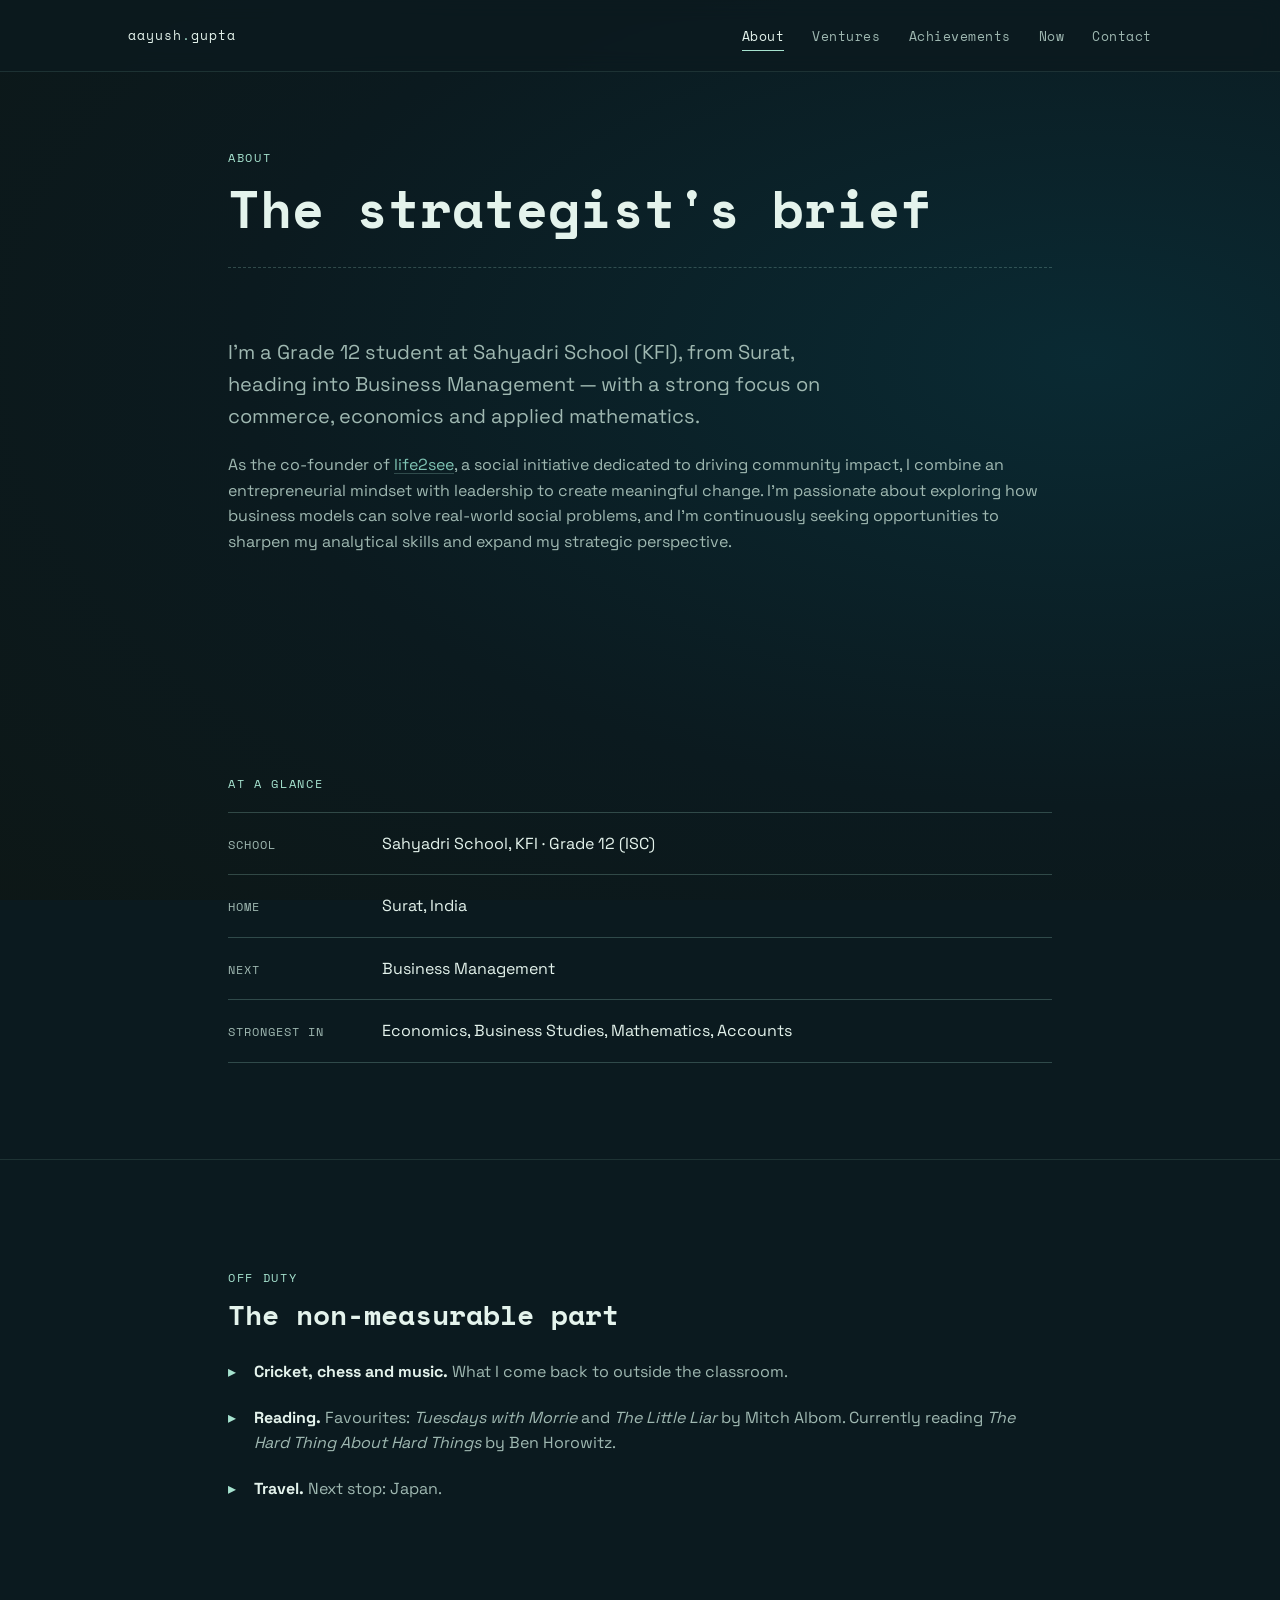
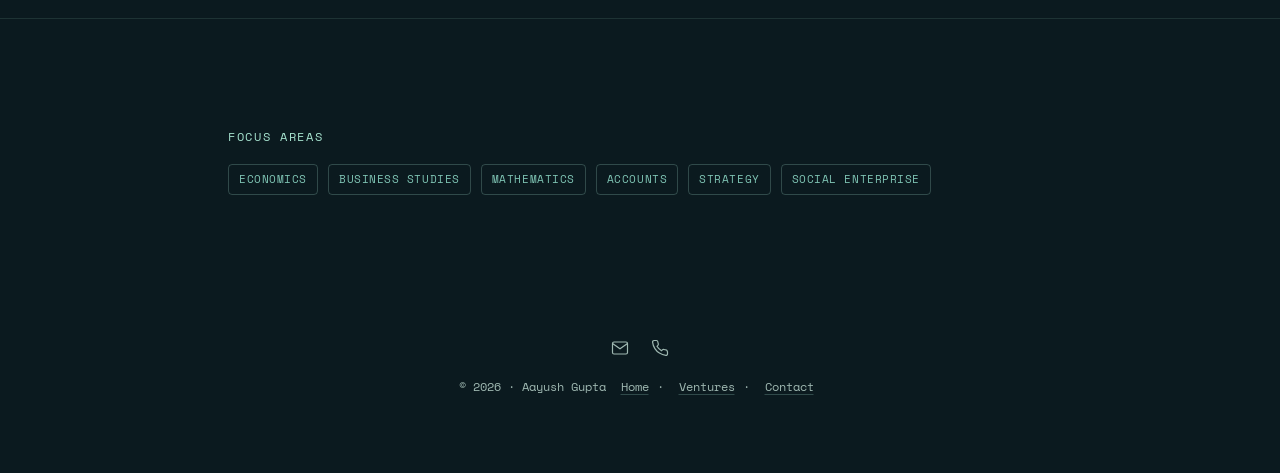
<file: about.html>
<!DOCTYPE html>
<html lang="en">
<head>
<meta charset="UTF-8" />
<meta name="viewport" content="width=device-width, initial-scale=1.0" />
<title>About — Aayush Gupta</title>
<link rel="preconnect" href="https://fonts.googleapis.com">
<link rel="preconnect" href="https://fonts.gstatic.com" crossorigin>
<link href="https://fonts.googleapis.com/css2?family=Space+Mono:wght@400;700&family=Space+Grotesk:wght@400;500;600&display=swap" rel="stylesheet">
<link rel="icon" type="image/svg+xml" href="assets/favicon.svg" />
<link rel="stylesheet" href="css/style.css" />
</head>
<body>

<nav class="nav">
  <div class="nav__inner">
    <a class="nav__brand" href="index.html">aayush<span>.</span>gupta</a>
    <button class="nav__toggle" aria-label="Toggle navigation" aria-expanded="false">☰</button>
    <ul class="nav__links">
      <li><a href="about.html" aria-current="page">About</a></li>
      <li><a href="ventures.html">Ventures</a></li>
      <li><a href="achievements.html">Achievements</a></li>
      <li><a href="now.html">Now</a></li>
      <li><a href="contact.html">Contact</a></li>
    </ul>
  </div>
</nav>

<main>
  <div class="wrap">
    <div class="page-head">
      <p class="eyebrow">About</p>
      <h1>The strategist's brief</h1>
      <hr class="rule" />
    </div>
  </div>

  <section style="border-bottom:none; padding-top:0;">
    <div class="wrap">
      <p class="lede" data-reveal>
        I'm a Grade 12 student at Sahyadri School (KFI), from Surat, heading into
        Business Management — with a strong focus on commerce, economics and
        applied mathematics.
      </p>
      <p style="margin-top:20px; color:var(--parchment-dim);" data-reveal>
        As the co-founder of <a href="ventures.html">life2see</a>, a social initiative
        dedicated to driving community impact, I combine an entrepreneurial mindset with
        leadership to create meaningful change. I'm passionate about exploring how
        business models can solve real-world social problems, and I'm continuously
        seeking opportunities to sharpen my analytical skills and expand my strategic
        perspective.
      </p>
    </div>
  </section>

  <section>
    <div class="wrap">
      <p class="eyebrow" data-reveal>At a glance</p>
      <div class="row-list" style="margin-top:18px;" data-reveal>
        <div class="row">
          <div class="row__label">School</div>
          <div class="row__value">Sahyadri School, KFI · Grade 12 (ISC)</div>
        </div>
        <div class="row">
          <div class="row__label">Home</div>
          <div class="row__value">Surat, India</div>
        </div>
        <div class="row">
          <div class="row__label">Next</div>
          <div class="row__value">Business Management</div>
        </div>
        <div class="row">
          <div class="row__label">Strongest in</div>
          <div class="row__value">Economics, Business Studies, Mathematics, Accounts</div>
        </div>
      </div>
    </div>
  </section>

  <section>
    <div class="wrap">
      <p class="eyebrow" data-reveal>Off duty</p>
      <h2 style="margin-top:10px; font-size:28px;" data-reveal>The non-measurable part</h2>
      <ul class="now-list" style="margin-top:28px;" data-reveal>
        <li><strong>Cricket, chess and music.</strong> What I come back to outside the classroom.</li>
        <li><strong>Reading.</strong> Favourites: <em>Tuesdays with Morrie</em> and <em>The Little Liar</em> by Mitch Albom. Currently reading <em>The Hard Thing About Hard Things</em> by Ben Horowitz.</li>
        <li><strong>Travel.</strong> Next stop: Japan.</li>
      </ul>
    </div>
  </section>

  <section>
    <div class="wrap">
      <p class="eyebrow" data-reveal>Focus areas</p>
      <div class="tags" style="margin-top:18px;" data-reveal>
        <span class="tag">Economics</span>
        <span class="tag">Business Studies</span>
        <span class="tag">Mathematics</span>
        <span class="tag">Accounts</span>
        <span class="tag">Strategy</span>
        <span class="tag">Social Enterprise</span>
      </div>
    </div>
  </section>
</main>

<footer class="site-footer">
  <div class="wrap">
    <div class="site-footer__icons">
      <a href="mailto:aayushsgupta99@gmail.com" aria-label="Email" title="Email">
        <svg width="18" height="18" viewBox="0 0 24 24" fill="none" stroke="currentColor" stroke-width="1.6"><rect x="2" y="4" width="20" height="16" rx="2"/><path d="M2 6l10 7 10-7"/></svg>
      </a>
      <a href="tel:+919925043649" aria-label="Phone" title="Phone">
        <svg width="18" height="18" viewBox="0 0 24 24" fill="none" stroke="currentColor" stroke-width="1.6"><path d="M22 16.9v3a2 2 0 0 1-2.2 2 19.8 19.8 0 0 1-8.6-3.1 19.5 19.5 0 0 1-6-6A19.8 19.8 0 0 1 2.1 4.2 2 2 0 0 1 4.1 2h3a2 2 0 0 1 2 1.7c.1.9.3 1.8.6 2.7a2 2 0 0 1-.5 2.1L8 9.7a16 16 0 0 0 6 6l1.2-1.2a2 2 0 0 1 2.1-.5c.9.3 1.8.5 2.7.6a2 2 0 0 1 1.7 2Z"/></svg>
      </a>
    </div>
    <p class="site-footer__meta">
      © 2026 · Aayush Gupta
      <a href="index.html">Home</a>·
      <a href="ventures.html">Ventures</a>·
      <a href="contact.html">Contact</a>
    </p>
  </div>
</footer>

<script src="js/main.js"></script>
</body>
</html>
</file>
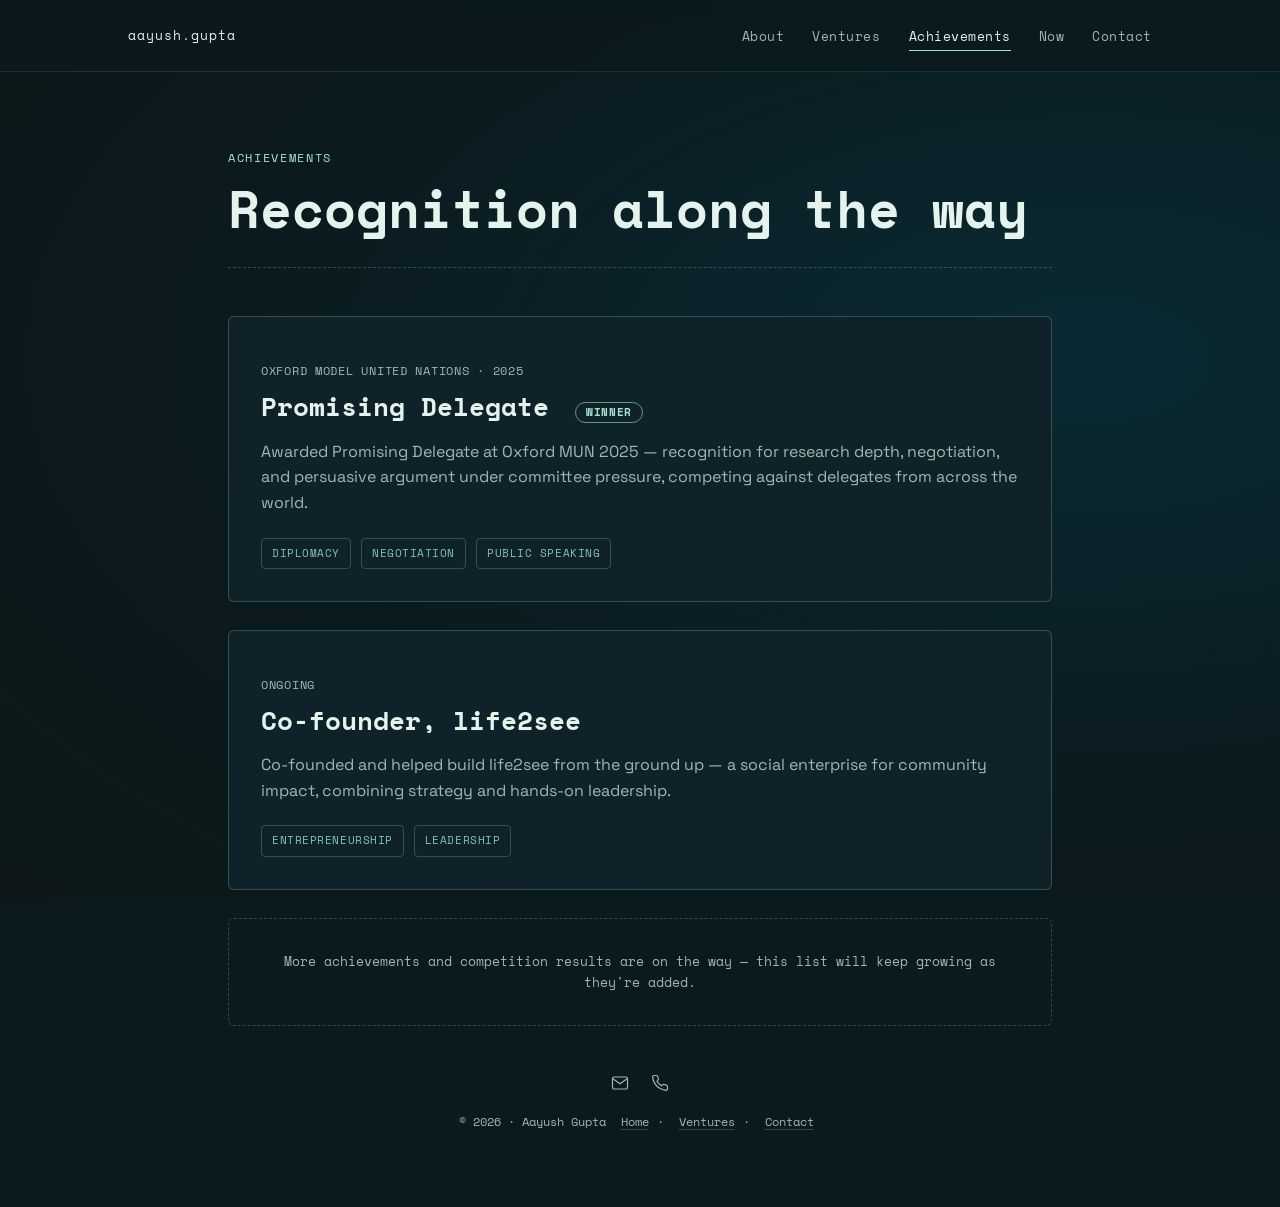
<file: achievements.html>
<!DOCTYPE html>
<html lang="en">
<head>
<meta charset="UTF-8" />
<meta name="viewport" content="width=device-width, initial-scale=1.0" />
<title>Achievements — Aayush Gupta</title>
<link rel="preconnect" href="https://fonts.googleapis.com">
<link rel="preconnect" href="https://fonts.gstatic.com" crossorigin>
<link href="https://fonts.googleapis.com/css2?family=Space+Mono:wght@400;700&family=Space+Grotesk:wght@400;500;600&display=swap" rel="stylesheet">
<link rel="icon" type="image/svg+xml" href="assets/favicon.svg" />
<link rel="stylesheet" href="css/style.css" />
</head>
<body>

<nav class="nav">
  <div class="nav__inner">
    <a class="nav__brand" href="index.html">aayush<span>.</span>gupta</a>
    <button class="nav__toggle" aria-label="Toggle navigation" aria-expanded="false">☰</button>
    <ul class="nav__links">
      <li><a href="about.html">About</a></li>
      <li><a href="ventures.html">Ventures</a></li>
      <li><a href="achievements.html" aria-current="page">Achievements</a></li>
      <li><a href="now.html">Now</a></li>
      <li><a href="contact.html">Contact</a></li>
    </ul>
  </div>
</nav>

<main>
  <div class="wrap">
    <div class="page-head">
      <p class="eyebrow">Achievements</p>
      <h1>Recognition along the way</h1>
      <hr class="rule" />
    </div>

    <div class="card" data-reveal>
      <p class="card__meta">Oxford Model United Nations · 2025</p>
      <h2>Promising Delegate <span class="badge">Winner</span></h2>
      <p>
        Awarded Promising Delegate at Oxford MUN 2025 — recognition for research
        depth, negotiation, and persuasive argument under committee pressure, competing
        against delegates from across the world.
      </p>
      <div class="tags">
        <span class="tag">Diplomacy</span>
        <span class="tag">Negotiation</span>
        <span class="tag">Public Speaking</span>
      </div>
    </div>

    <div class="card" data-reveal>
      <p class="card__meta">Ongoing</p>
      <h2>Co-founder, life2see</h2>
      <p>
        Co-founded and helped build life2see from the ground up — a social enterprise
        for community impact, combining strategy and hands-on leadership.
      </p>
      <div class="tags">
        <span class="tag">Entrepreneurship</span>
        <span class="tag">Leadership</span>
      </div>
    </div>

    <!--
      ============================================================
      TO ADD ANOTHER ACHIEVEMENT: copy everything from the <div class="card">
      line below down to its closing </div>, paste it right above this
      comment, and edit the text.

      <div class="card" data-reveal>
        <p class="card__meta">Event/Organisation · Year</p>
        <h2>Achievement title <span class="badge">Winner</span></h2>
        <p>A sentence or two describing it and why it mattered.</p>
        <div class="tags">
          <span class="tag">Skill One</span>
          <span class="tag">Skill Two</span>
        </div>
      </div>

      (Drop the <span class="badge">...</span> part entirely if it wasn't
      a "win" — e.g. for a role, a certificate, or participation.)
      ============================================================
    -->

    <div class="placeholder-card" style="margin-top:28px;" data-reveal>
      More achievements and competition results are on the way — this list will keep
      growing as they're added.
    </div>
  </div>
</main>

<footer class="site-footer">
  <div class="wrap">
    <div class="site-footer__icons">
      <a href="mailto:aayushsgupta99@gmail.com" aria-label="Email" title="Email">
        <svg width="18" height="18" viewBox="0 0 24 24" fill="none" stroke="currentColor" stroke-width="1.6"><rect x="2" y="4" width="20" height="16" rx="2"/><path d="M2 6l10 7 10-7"/></svg>
      </a>
      <a href="tel:+919925043649" aria-label="Phone" title="Phone">
        <svg width="18" height="18" viewBox="0 0 24 24" fill="none" stroke="currentColor" stroke-width="1.6"><path d="M22 16.9v3a2 2 0 0 1-2.2 2 19.8 19.8 0 0 1-8.6-3.1 19.5 19.5 0 0 1-6-6A19.8 19.8 0 0 1 2.1 4.2 2 2 0 0 1 4.1 2h3a2 2 0 0 1 2 1.7c.1.9.3 1.8.6 2.7a2 2 0 0 1-.5 2.1L8 9.7a16 16 0 0 0 6 6l1.2-1.2a2 2 0 0 1 2.1-.5c.9.3 1.8.5 2.7.6a2 2 0 0 1 1.7 2Z"/></svg>
      </a>
    </div>
    <p class="site-footer__meta">
      © 2026 · Aayush Gupta
      <a href="index.html">Home</a>·
      <a href="ventures.html">Ventures</a>·
      <a href="contact.html">Contact</a>
    </p>
  </div>
</footer>

<script src="js/main.js"></script>
</body>
</html>
</file>
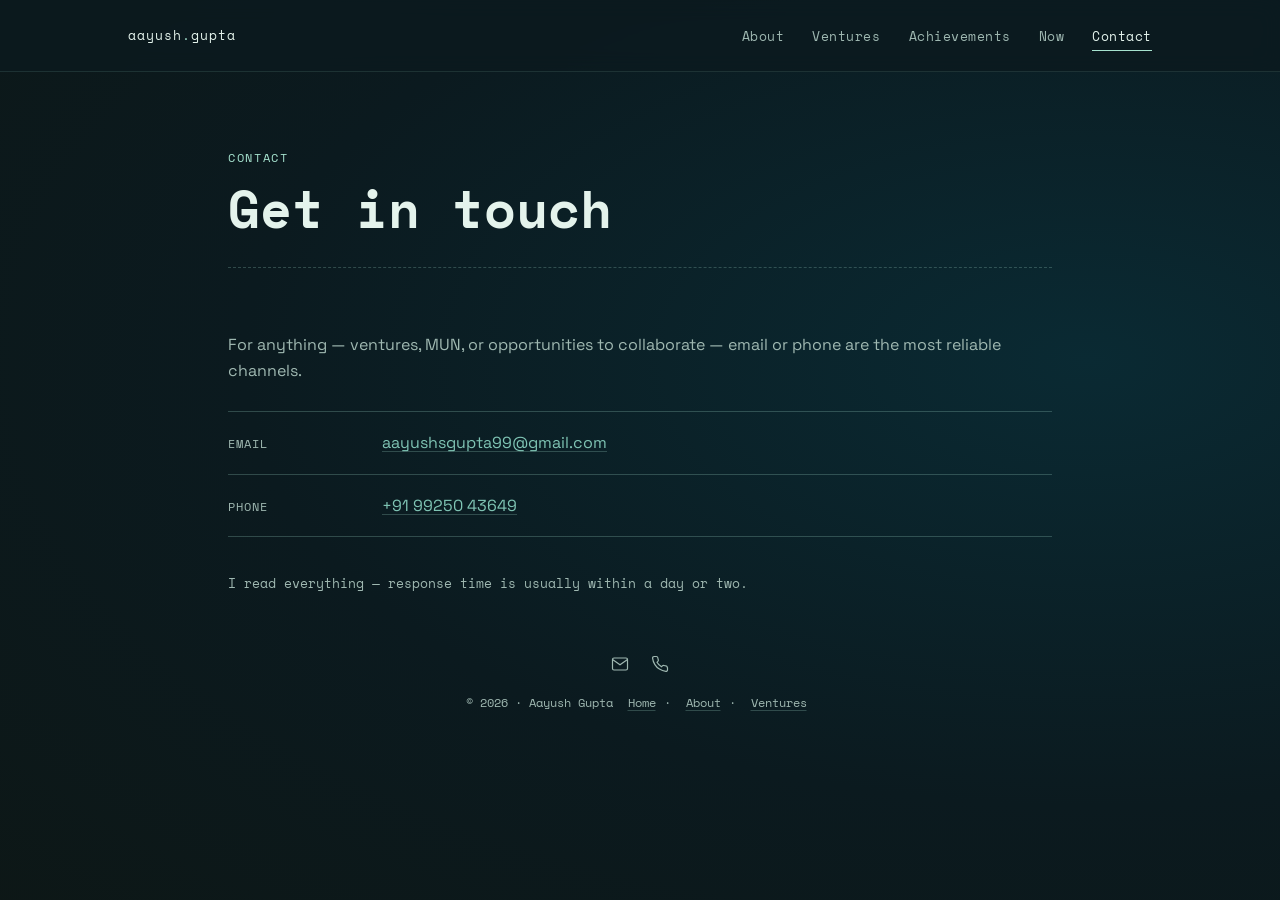
<file: contact.html>
<!DOCTYPE html>
<html lang="en">
<head>
<meta charset="UTF-8" />
<meta name="viewport" content="width=device-width, initial-scale=1.0" />
<title>Contact — Aayush Gupta</title>
<link rel="preconnect" href="https://fonts.googleapis.com">
<link rel="preconnect" href="https://fonts.gstatic.com" crossorigin>
<link href="https://fonts.googleapis.com/css2?family=Space+Mono:wght@400;700&family=Space+Grotesk:wght@400;500;600&display=swap" rel="stylesheet">
<link rel="icon" type="image/svg+xml" href="assets/favicon.svg" />
<link rel="stylesheet" href="css/style.css" />
</head>
<body>

<nav class="nav">
  <div class="nav__inner">
    <a class="nav__brand" href="index.html">aayush<span>.</span>gupta</a>
    <button class="nav__toggle" aria-label="Toggle navigation" aria-expanded="false">☰</button>
    <ul class="nav__links">
      <li><a href="about.html">About</a></li>
      <li><a href="ventures.html">Ventures</a></li>
      <li><a href="achievements.html">Achievements</a></li>
      <li><a href="now.html">Now</a></li>
      <li><a href="contact.html" aria-current="page">Contact</a></li>
    </ul>
  </div>
</nav>

<main>
  <div class="wrap">
    <div class="page-head">
      <p class="eyebrow">Contact</p>
      <h1>Get in touch</h1>
      <hr class="rule" />
    </div>

    <p class="dim" data-reveal>
      For anything — ventures, MUN, or opportunities to collaborate — email or phone
      are the most reliable channels.
    </p>

    <div class="row-list" style="margin-top:28px;" data-reveal>
      <div class="row">
        <div class="row__label">Email</div>
        <div class="row__value"><a href="mailto:aayushsgupta99@gmail.com">aayushsgupta99@gmail.com</a></div>
      </div>
      <div class="row">
        <div class="row__label">Phone</div>
        <div class="row__value"><a href="tel:+919925043649">+91 99250 43649</a></div>
      </div>
      <!--
        Add more rows as they become available, matching the pattern above, e.g.:
        <div class="row">
          <div class="row__label">LinkedIn</div>
          <div class="row__value"><a href="#">your-handle</a></div>
        </div>
        <div class="row">
          <div class="row__label">Instagram</div>
          <div class="row__value"><a href="#">life2see</a></div>
        </div>
        <div class="row">
          <div class="row__label">Resume</div>
          <div class="row__value"><a href="#">download the PDF</a></div>
        </div>
      -->
    </div>

    <p class="dim" style="margin-top:36px; font-family: var(--font-mono); font-size:13px;" data-reveal>
      I read everything — response time is usually within a day or two.
    </p>
  </div>
</main>

<footer class="site-footer">
  <div class="wrap">
    <div class="site-footer__icons">
      <a href="mailto:aayushsgupta99@gmail.com" aria-label="Email" title="Email">
        <svg width="18" height="18" viewBox="0 0 24 24" fill="none" stroke="currentColor" stroke-width="1.6"><rect x="2" y="4" width="20" height="16" rx="2"/><path d="M2 6l10 7 10-7"/></svg>
      </a>
      <a href="tel:+919925043649" aria-label="Phone" title="Phone">
        <svg width="18" height="18" viewBox="0 0 24 24" fill="none" stroke="currentColor" stroke-width="1.6"><path d="M22 16.9v3a2 2 0 0 1-2.2 2 19.8 19.8 0 0 1-8.6-3.1 19.5 19.5 0 0 1-6-6A19.8 19.8 0 0 1 2.1 4.2 2 2 0 0 1 4.1 2h3a2 2 0 0 1 2 1.7c.1.9.3 1.8.6 2.7a2 2 0 0 1-.5 2.1L8 9.7a16 16 0 0 0 6 6l1.2-1.2a2 2 0 0 1 2.1-.5c.9.3 1.8.5 2.7.6a2 2 0 0 1 1.7 2Z"/></svg>
      </a>
    </div>
    <p class="site-footer__meta">
      © 2026 · Aayush Gupta
      <a href="index.html">Home</a>·
      <a href="about.html">About</a>·
      <a href="ventures.html">Ventures</a>
    </p>
  </div>
</footer>

<script src="js/main.js"></script>
</body>
</html>
</file>
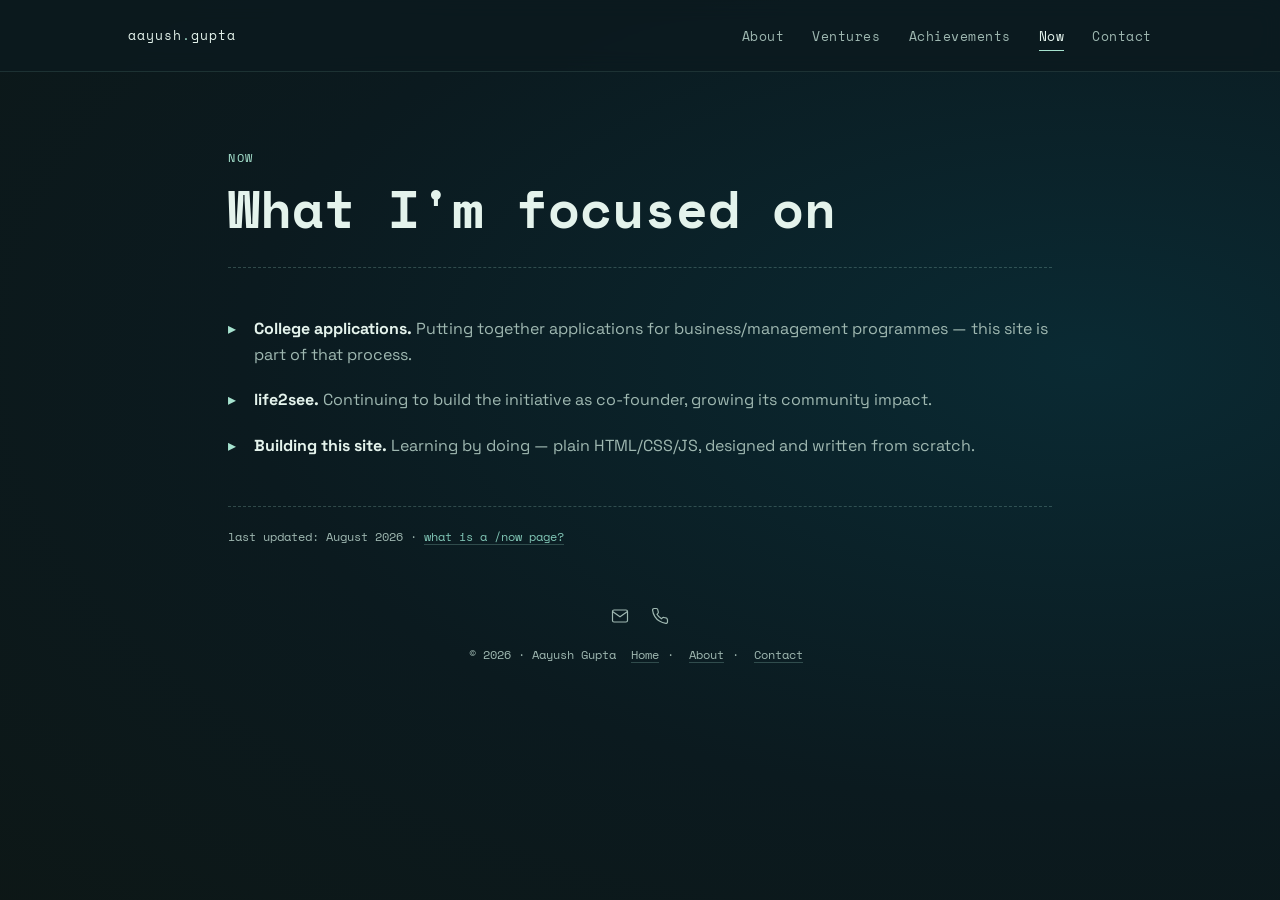
<file: now.html>
<!DOCTYPE html>
<html lang="en">
<head>
<meta charset="UTF-8" />
<meta name="viewport" content="width=device-width, initial-scale=1.0" />
<title>Now — Aayush Gupta</title>
<link rel="preconnect" href="https://fonts.googleapis.com">
<link rel="preconnect" href="https://fonts.gstatic.com" crossorigin>
<link href="https://fonts.googleapis.com/css2?family=Space+Mono:wght@400;700&family=Space+Grotesk:wght@400;500;600&display=swap" rel="stylesheet">
<link rel="icon" type="image/svg+xml" href="assets/favicon.svg" />
<link rel="stylesheet" href="css/style.css" />
</head>
<body>

<nav class="nav">
  <div class="nav__inner">
    <a class="nav__brand" href="index.html">aayush<span>.</span>gupta</a>
    <button class="nav__toggle" aria-label="Toggle navigation" aria-expanded="false">☰</button>
    <ul class="nav__links">
      <li><a href="about.html">About</a></li>
      <li><a href="ventures.html">Ventures</a></li>
      <li><a href="achievements.html">Achievements</a></li>
      <li><a href="now.html" aria-current="page">Now</a></li>
      <li><a href="contact.html">Contact</a></li>
    </ul>
  </div>
</nav>

<main>
  <div class="wrap">
    <div class="page-head">
      <p class="eyebrow">Now</p>
      <h1>What I'm focused on</h1>
      <hr class="rule" />
    </div>

    <ul class="now-list" data-reveal>
      <li><strong>College applications.</strong> Putting together applications for business/management programmes — this site is part of that process.</li>
      <li><strong>life2see.</strong> Continuing to build the initiative as co-founder, growing its community impact.</li>
      <li><strong>Building this site.</strong> Learning by doing — plain HTML/CSS/JS, designed and written from scratch.</li>

      <!--
        TO ADD ANOTHER LINE: copy the pattern below and edit it.
        <li><strong>Short label.</strong> One sentence about it.</li>
      -->
    </ul>

    <p class="timestamp">
      last updated: <span id="now-updated">August 2026</span> ·
      <a href="https://nownownow.com/about" target="_blank" rel="noopener">what is a /now page?</a>
    </p>
  </div>
</main>

<footer class="site-footer">
  <div class="wrap">
    <div class="site-footer__icons">
      <a href="mailto:aayushsgupta99@gmail.com" aria-label="Email" title="Email">
        <svg width="18" height="18" viewBox="0 0 24 24" fill="none" stroke="currentColor" stroke-width="1.6"><rect x="2" y="4" width="20" height="16" rx="2"/><path d="M2 6l10 7 10-7"/></svg>
      </a>
      <a href="tel:+919925043649" aria-label="Phone" title="Phone">
        <svg width="18" height="18" viewBox="0 0 24 24" fill="none" stroke="currentColor" stroke-width="1.6"><path d="M22 16.9v3a2 2 0 0 1-2.2 2 19.8 19.8 0 0 1-8.6-3.1 19.5 19.5 0 0 1-6-6A19.8 19.8 0 0 1 2.1 4.2 2 2 0 0 1 4.1 2h3a2 2 0 0 1 2 1.7c.1.9.3 1.8.6 2.7a2 2 0 0 1-.5 2.1L8 9.7a16 16 0 0 0 6 6l1.2-1.2a2 2 0 0 1 2.1-.5c.9.3 1.8.5 2.7.6a2 2 0 0 1 1.7 2Z"/></svg>
      </a>
    </div>
    <p class="site-footer__meta">
      © 2026 · Aayush Gupta
      <a href="index.html">Home</a>·
      <a href="about.html">About</a>·
      <a href="contact.html">Contact</a>
    </p>
  </div>
</footer>

<script src="js/main.js"></script>
</body>
</html>
</file>
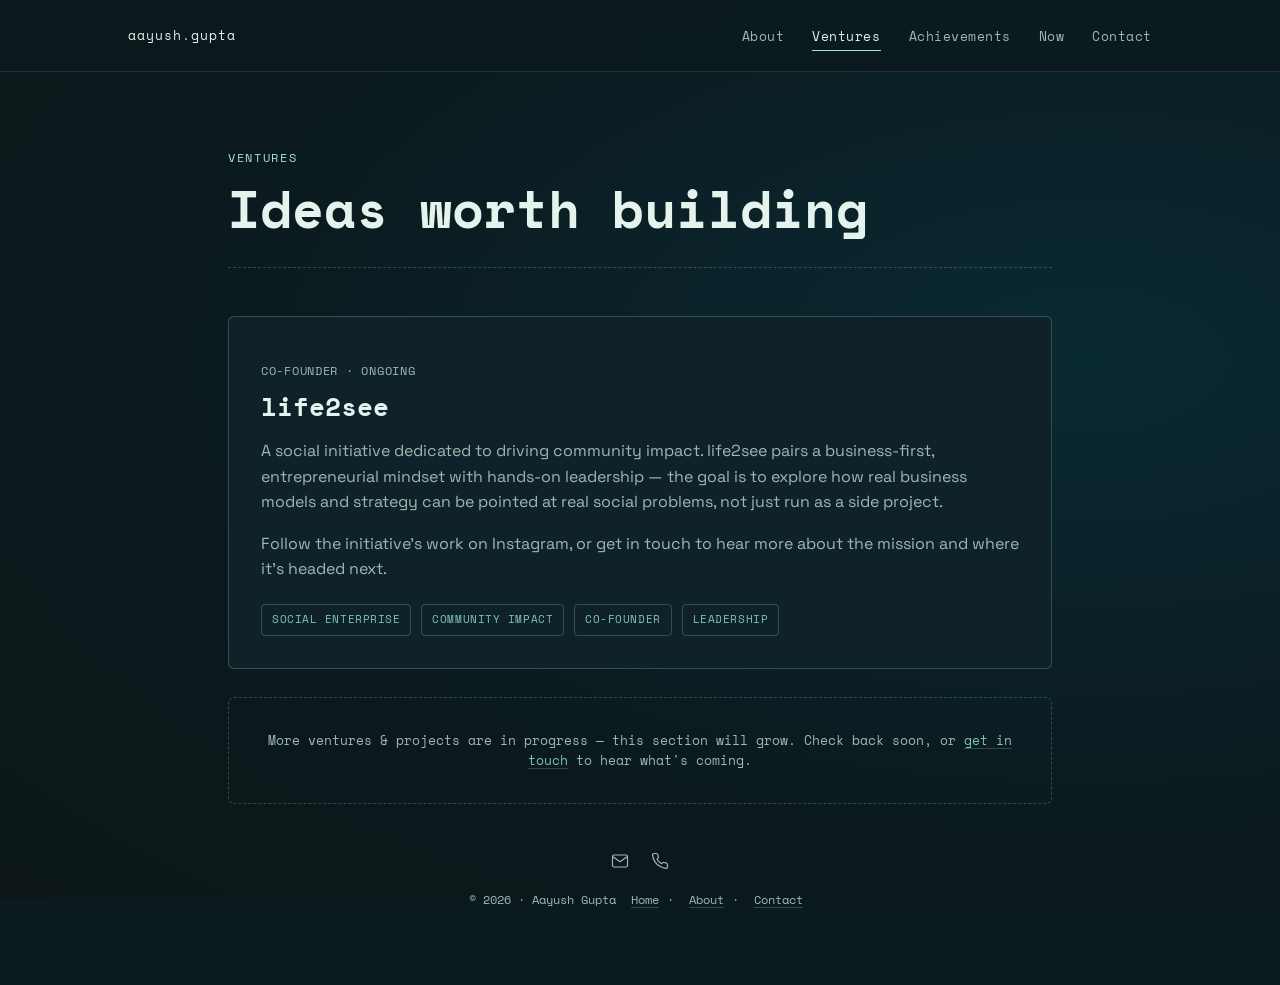
<file: ventures.html>
<!DOCTYPE html>
<html lang="en">
<head>
<meta charset="UTF-8" />
<meta name="viewport" content="width=device-width, initial-scale=1.0" />
<title>Ventures — Aayush Gupta</title>
<link rel="preconnect" href="https://fonts.googleapis.com">
<link rel="preconnect" href="https://fonts.gstatic.com" crossorigin>
<link href="https://fonts.googleapis.com/css2?family=Space+Mono:wght@400;700&family=Space+Grotesk:wght@400;500;600&display=swap" rel="stylesheet">
<link rel="icon" type="image/svg+xml" href="assets/favicon.svg" />
<link rel="stylesheet" href="css/style.css" />
</head>
<body>

<nav class="nav">
  <div class="nav__inner">
    <a class="nav__brand" href="index.html">aayush<span>.</span>gupta</a>
    <button class="nav__toggle" aria-label="Toggle navigation" aria-expanded="false">☰</button>
    <ul class="nav__links">
      <li><a href="about.html">About</a></li>
      <li><a href="ventures.html" aria-current="page">Ventures</a></li>
      <li><a href="achievements.html">Achievements</a></li>
      <li><a href="now.html">Now</a></li>
      <li><a href="contact.html">Contact</a></li>
    </ul>
  </div>
</nav>

<main>
  <div class="wrap">
    <div class="page-head">
      <p class="eyebrow">Ventures</p>
      <h1>Ideas worth building</h1>
      <hr class="rule" />
    </div>

    <div class="card" data-reveal>
      <p class="card__meta">Co-founder · Ongoing</p>
      <h2>life2see</h2>
      <p>
        A social initiative dedicated to driving community impact. life2see pairs a
        business-first, entrepreneurial mindset with hands-on leadership — the goal is
        to explore how real business models and strategy can be pointed at real social
        problems, not just run as a side project.
      </p>
      <p>
        Follow the initiative's work on Instagram, or get in touch to hear more about
        the mission and where it's headed next.
      </p>
      <div class="tags">
        <span class="tag">Social Enterprise</span>
        <span class="tag">Community Impact</span>
        <span class="tag">Co-founder</span>
        <span class="tag">Leadership</span>
      </div>
    </div>

    <div class="placeholder-card" style="margin-top:28px;" data-reveal>
      More ventures &amp; projects are in progress — this section will grow. Check back
      soon, or <a href="contact.html">get in touch</a> to hear what's coming.
    </div>
  </div>
</main>

<footer class="site-footer">
  <div class="wrap">
    <div class="site-footer__icons">
      <a href="mailto:aayushsgupta99@gmail.com" aria-label="Email" title="Email">
        <svg width="18" height="18" viewBox="0 0 24 24" fill="none" stroke="currentColor" stroke-width="1.6"><rect x="2" y="4" width="20" height="16" rx="2"/><path d="M2 6l10 7 10-7"/></svg>
      </a>
      <a href="tel:+919925043649" aria-label="Phone" title="Phone">
        <svg width="18" height="18" viewBox="0 0 24 24" fill="none" stroke="currentColor" stroke-width="1.6"><path d="M22 16.9v3a2 2 0 0 1-2.2 2 19.8 19.8 0 0 1-8.6-3.1 19.5 19.5 0 0 1-6-6A19.8 19.8 0 0 1 2.1 4.2 2 2 0 0 1 4.1 2h3a2 2 0 0 1 2 1.7c.1.9.3 1.8.6 2.7a2 2 0 0 1-.5 2.1L8 9.7a16 16 0 0 0 6 6l1.2-1.2a2 2 0 0 1 2.1-.5c.9.3 1.8.5 2.7.6a2 2 0 0 1 1.7 2Z"/></svg>
      </a>
    </div>
    <p class="site-footer__meta">
      © 2026 · Aayush Gupta
      <a href="index.html">Home</a>·
      <a href="about.html">About</a>·
      <a href="contact.html">Contact</a>
    </p>
  </div>
</footer>

<script src="js/main.js"></script>
</body>
</html>
</file>
<file: css/style.css>
/* ============================================================
   Aayush Gupta — portfolio
   Tokens: ink / panel / parchment / brass (mint accent) / slate / hairline
   Display + utility: Space Mono · Body: Space Grotesk
   ============================================================ */

:root {
  --ink: #0b1a1f;
  --ink-2: #08151a;
  --panel: #0f2229;
  --panel-2: #132a32;
  --parchment: #e4f3ec;
  --parchment-dim: #9fb8b1;
  --brass: #a6e3cf;
  --brass-dim: #5f9c8b;
  --slate: #7fc4b4;
  --slate-dim: #4f7f78;
  --hairline: rgba(166, 227, 207, 0.12);
  --hairline-strong: rgba(166, 227, 207, 0.24);

  --font-display: "Space Mono", "SF Mono", Consolas, monospace;
  --font-body: "Space Grotesk", "Helvetica Neue", Arial, sans-serif;
  --font-mono: "Space Mono", "SF Mono", Consolas, monospace;

  --nav-h: 72px;
  --max-w: 880px;
}

* { box-sizing: border-box; }

html {
  scroll-behavior: smooth;
}
/* the 3D flight eases on its own; its loop jumps must be instant */
html.view-3d { scroll-behavior: auto; }

@media (prefers-reduced-motion: reduce) {
  html { scroll-behavior: auto; }
  * { animation-duration: 0.001ms !important; animation-iteration-count: 1 !important; transition-duration: 0.001ms !important; }
}

body {
  margin: 0;
  background: radial-gradient(120% 90% at 85% 40%, #0a2a33 0%, var(--ink) 55%, #0d1716 100%) fixed var(--ink);
  color: var(--parchment);
  font-family: var(--font-body);
  font-size: 16px;
  line-height: 1.6;
  -webkit-font-smoothing: antialiased;
}

img { max-width: 100%; display: block; }

a {
  color: var(--slate);
  text-decoration: underline;
  text-decoration-color: var(--hairline-strong);
  text-underline-offset: 3px;
  transition: color 0.15s ease, text-decoration-color 0.15s ease;
}
a:hover { color: var(--brass); text-decoration-color: var(--brass); }

a:focus-visible,
button:focus-visible,
input:focus-visible,
textarea:focus-visible {
  outline: 2px solid var(--brass);
  outline-offset: 3px;
}

h1, h2, h3, h4 {
  font-family: var(--font-display);
  font-weight: 600;
  line-height: 1.15;
  margin: 0;
  color: var(--parchment);
}

.eyebrow {
  font-family: var(--font-mono);
  font-size: 12px;
  letter-spacing: 0.14em;
  text-transform: uppercase;
  color: var(--brass);
}

.dim { color: var(--parchment-dim); }

/* ---------- layout shells ---------- */

.wrap {
  max-width: var(--max-w);
  margin: 0 auto;
  padding: 0 28px;
}

.wrap--wide {
  max-width: 1080px;
  margin: 0 auto;
  padding: 0 28px;
}

section {
  padding: 96px 0;
  border-bottom: 1px solid var(--hairline);
}
section:last-of-type { border-bottom: none; }

/* ---------- nav ---------- */

.nav {
  position: sticky;
  top: 0;
  z-index: 50;
  height: var(--nav-h);
  display: flex;
  align-items: center;
  background: rgba(11, 26, 31, 0.82);
  backdrop-filter: blur(10px);
  border-bottom: 1px solid var(--hairline);
}

.nav__inner {
  width: 100%;
  max-width: 1080px;
  margin: 0 auto;
  padding: 0 28px;
  display: flex;
  align-items: center;
  justify-content: space-between;
}

.nav__brand {
  font-family: var(--font-mono);
  font-size: 13px;
  letter-spacing: 0.08em;
  color: var(--parchment);
  text-decoration: none;
}
.nav__brand:hover { color: var(--brass); }
.nav__brand span { color: var(--brass); }

.nav__links {
  display: flex;
  gap: 28px;
  list-style: none;
  margin: 0;
  padding: 0;
}

.nav__links a {
  font-family: var(--font-mono);
  font-size: 13px;
  letter-spacing: 0.04em;
  color: var(--parchment-dim);
  text-decoration: none;
  padding-bottom: 4px;
  border-bottom: 1px solid transparent;
}
.nav__links a:hover,
.nav__links a[aria-current="page"] {
  color: var(--parchment);
  border-bottom-color: var(--brass);
}

.nav__toggle {
  display: none;
  background: none;
  border: 1px solid var(--hairline-strong);
  border-radius: 4px;
  color: var(--parchment);
  width: 40px;
  height: 36px;
  font-family: var(--font-mono);
  cursor: pointer;
}

@media (max-width: 720px) {
  .nav__links {
    position: fixed;
    inset: var(--nav-h) 0 auto 0;
    flex-direction: column;
    gap: 0;
    background: var(--ink-2);
    border-bottom: 1px solid var(--hairline);
    max-height: 0;
    overflow: hidden;
    transition: max-height 0.25s ease;
  }
  .nav__links.is-open { max-height: 420px; }
  .nav__links a {
    padding: 16px 28px;
    width: 100%;
    border-bottom: 1px solid var(--hairline);
    border-left: 2px solid transparent;
  }
  .nav__links a:hover, .nav__links a[aria-current="page"] {
    border-left-color: var(--brass);
    border-bottom-color: var(--hairline);
  }
  .nav__toggle { display: block; }
}

/* ---------- home: 3D view / simple view switch ---------- */

.view-3d .only-simple,
.view-simple .only-3d,
.view-simple .strip-canvas,
.no-3d .view-toggle { display: none !important; }

.strip-canvas {
  width: 100%;
  height: 100%;
  display: block;
}

/* ---------- 3D view ---------- */

.view-3d body {
  background: radial-gradient(110% 90% at 70% 45%, #0b2329 0%, #0a1d22 50%, #0a1517 100%) fixed #0a1d22;
}

/* overlay that sits above the canvas; only labels and links take clicks */
.fly {
  position: fixed;
  inset: 0;
  z-index: 5;
  pointer-events: none;
}

/* scroll distance for one lap of the flight */
.fly-track { height: 760vh; }

.fly__hero {
  position: absolute;
  left: clamp(24px, 5.7vw, 120px);
  top: 50%;
  translate: 0 -50%;
  transform-origin: 0 50%;
  will-change: transform, opacity, filter;
  animation: name-in 1.4s cubic-bezier(.2,.7,.2,1) both;
}

@keyframes name-in {
  from { opacity: 0; filter: blur(14px); }
}

/* big extruded block letters: the stacked shadows build the 3D sides */
.hero__name {
  font-family: var(--font-display);
  font-size: clamp(64px, 12vw, 250px);
  font-weight: 700;
  letter-spacing: 0;
  line-height: 0.98;
  text-transform: uppercase;
  color: var(--brass);
  margin: 0;
}
.hero__name span {
  display: block;
  width: fit-content;
  background: linear-gradient(100deg, #8fcfb9 0%, #a6e3cf 55%, #b7f0dc 100%);
  -webkit-background-clip: text;
  background-clip: text;
  -webkit-text-fill-color: transparent;
  filter:
    drop-shadow(-1px 1px 0 #6fae9b)
    drop-shadow(-1px 1px 0 #5f9c8b)
    drop-shadow(-1px 1px 0 #528a7b)
    drop-shadow(-1px 1px 0 #477a6d)
    drop-shadow(-2px 2px 0 #3c695e)
    drop-shadow(-6px 10px 18px rgba(0, 0, 0, 0.45));
}

.hero__tagline {
  margin: clamp(18px, 2.2vw, 36px) 0 0;
  font-family: var(--font-body);
  font-weight: 500;
  font-size: clamp(11px, 0.9vw, 16px);
  letter-spacing: 0.24em;
  text-transform: uppercase;
  color: var(--brass-dim);
}

.hero__scroll {
  position: absolute;
  bottom: 34px;
  left: clamp(24px, 5.7vw, 120px);
  display: flex;
  flex-direction: column;
  align-items: center;
  gap: 40px;
  font-family: var(--font-body);
  font-size: 15px;
  letter-spacing: 0.04em;
  color: var(--parchment);
  animation: name-in 1.4s 1.2s ease both;
}

.hero__scroll svg {
  animation: bob 1.8s ease-in-out infinite;
  stroke: var(--parchment);
  width: 18px;
  height: 18px;
}

@keyframes bob {
  0%, 100% { transform: translateY(0); }
  50% { transform: translateY(6px); }
}

/* tour cards: one per section, on the side of the screen the knot leaves open */
.station {
  position: absolute;
  top: 50%;
  width: min(460px, 36vw);
  margin-top: -110px;
  opacity: 0;
  visibility: hidden;
  pointer-events: none;
  will-change: transform, opacity, filter;
}
.station--left { left: clamp(24px, 7vw, 140px); }
.station--right { right: clamp(24px, 7vw, 140px); }

.station__num {
  display: flex;
  align-items: center;
  gap: 14px;
  margin: 0 0 18px;
  font-family: var(--font-mono);
  font-size: 12px;
  letter-spacing: 0.22em;
  text-transform: uppercase;
  color: #c8962a;
}
.station__num::after {
  content: "";
  width: 48px;
  height: 1px;
  background: currentColor;
  opacity: 0.6;
}
.station__num span { color: var(--parchment-dim); }

.station__title {
  font-family: var(--font-body);
  font-weight: 700;
  font-size: clamp(34px, 4vw, 60px);
  line-height: 1.04;
  letter-spacing: -0.01em;
  color: #e9e1c8;
  text-shadow: 0 2px 30px rgba(0, 0, 0, 0.55);
}
.station__text {
  margin: 18px 0 0;
  font-size: clamp(15px, 1.15vw, 18px);
  line-height: 1.6;
  color: var(--parchment-dim);
  max-width: 400px;
}
.station__text a { color: var(--parchment); }

.station__open {
  margin-top: 28px;
  display: inline-flex;
  align-items: center;
  gap: 10px;
  padding: 12px 20px;
  font-family: var(--font-mono);
  font-size: 12px;
  letter-spacing: 0.12em;
  text-transform: uppercase;
  color: #e9c46a;
  background: rgba(200, 150, 42, 0.06);
  border: 1px solid rgba(200, 150, 42, 0.55);
  border-radius: 999px;
  cursor: pointer;
  transition: background 0.25s ease, color 0.25s ease, gap 0.25s ease;
}
.station__open:hover { background: #c8962a; color: #0a1d22; gap: 16px; }
.station__open:focus-visible { outline: 2px solid var(--brass); outline-offset: 4px; }

/* stop dots on the right edge */
.fly__dots {
  position: absolute;
  right: 22px;
  top: 50%;
  transform: translateY(-50%);
  display: flex;
  flex-direction: column;
  gap: 14px;
  pointer-events: auto;
}
.fly__dots button {
  width: 8px;
  height: 8px;
  padding: 0;
  border-radius: 50%;
  border: 1px solid rgba(228, 243, 236, 0.45);
  background: transparent;
  cursor: pointer;
  transition: transform 0.3s ease, background 0.3s ease, border-color 0.3s ease;
}
.fly__dots button:hover { border-color: #c8962a; }
.fly__dots button.is-active { background: #c8962a; border-color: #c8962a; transform: scale(1.35); }

@media (max-width: 768px) {
  .hero__name { font-size: clamp(56px, 19vw, 140px); }
  .hero__tagline { letter-spacing: 0.16em; line-height: 1.8; }
  .station,
  .station--left,
  .station--right {
    left: 24px;
    right: 24px;
    top: auto;
    bottom: 13vh;
    width: auto;
    margin: 0;
  }
  .station__title { font-size: clamp(30px, 9vw, 42px); }
  .fly__dots { right: 12px; gap: 12px; }
}

/* ---------- section reader (3D view) ---------- */

.drawer { position: fixed; inset: 0; z-index: 60; }
.drawer__backdrop {
  position: absolute;
  inset: 0;
  background: rgba(5, 14, 17, 0.55);
  opacity: 0;
  transition: opacity 0.35s ease;
}
.drawer__panel {
  position: absolute;
  top: 0;
  right: 0;
  bottom: 0;
  width: min(640px, 100%);
  overflow-y: auto;
  padding: 72px 40px 48px;
  background: rgba(10, 27, 32, 0.94);
  backdrop-filter: blur(14px);
  -webkit-backdrop-filter: blur(14px);
  border-left: 1px solid var(--hairline-strong);
  transform: translateX(100%);
  transition: transform 0.35s cubic-bezier(.2,.7,.2,1);
}
.drawer.is-open .drawer__backdrop { opacity: 1; }
.drawer.is-open .drawer__panel { transform: none; }
.drawer__close {
  position: absolute;
  top: 18px;
  right: 18px;
  width: 40px;
  height: 40px;
  border-radius: 50%;
  border: 1px solid var(--hairline-strong);
  background: none;
  color: var(--parchment);
  font-size: 15px;
  cursor: pointer;
}
.drawer__close:hover { border-color: var(--brass); color: var(--brass); }
.drawer__body .panel { background: none; border: none; padding: 0; backdrop-filter: none; }
.drawer__body .section-title { font-size: clamp(28px, 4vw, 38px); margin: 6px 0 24px; }
.drawer__body .card { margin-top: 8px; }
@media (max-width: 640px) { .drawer__panel { padding: 64px 22px 40px; } }

/* ---------- simple view ---------- */

.simple-intro { padding: calc(var(--nav-h) + 72px) 0 24px; }
.simple-intro__name {
  font-family: var(--font-body);
  font-size: clamp(40px, 6vw, 64px);
  font-weight: 600;
  letter-spacing: -0.01em;
}
.simple-intro__tag {
  margin: 12px 0 0;
  font-size: 12px;
  letter-spacing: 0.2em;
  text-transform: uppercase;
  color: var(--brass-dim);
}
.simple-intro__lede { margin: 28px 0 36px; font-size: 18px; color: var(--parchment-dim); max-width: 640px; }
.row--link { text-decoration: none; color: var(--parchment); justify-content: space-between; }
.row--link .row__label { color: var(--parchment); font-size: 13px; width: auto; }
.row--link .row__value { color: var(--parchment-dim); font-size: 14px; }
.row--link:hover .row__label { color: var(--brass); }

/* ---------- home nav: hidden on the hero, a small tab hints at it ---------- */

.nav--overlay {
  position: fixed;
  left: 0;
  right: 0;
  transform: translateY(-100%);
  transition: transform 0.35s ease;
}
.nav--overlay.is-shown,
.nav--overlay.is-peek,
.nav--overlay:focus-within,
.view-simple .nav--overlay { transform: translateY(0); }
.view-simple .nav-tab { display: none; }

.nav__left { display: flex; align-items: center; gap: 14px; }
.view-toggle {
  font-family: var(--font-mono);
  font-size: 11px;
  letter-spacing: 0.04em;
  color: var(--brass);
  background: rgba(166, 227, 207, 0.08);
  border: 1px solid var(--hairline-strong);
  border-radius: 4px;
  padding: 5px 10px;
  cursor: pointer;
}
.view-toggle:hover { border-color: var(--brass); }

.nav-tab {
  position: fixed;
  top: 0;
  left: 50%;
  z-index: 49;
  width: 58px;
  height: 6px;
  margin-left: -29px;
  border-radius: 0 0 4px 4px;
  background: rgba(166, 227, 207, 0.22);
  border: none;
  padding: 0;
  cursor: pointer;
  transition: height 0.2s ease, background 0.2s ease;
}
.nav-tab:hover { height: 12px; background: rgba(166, 227, 207, 0.45); }

/* ---------- page header ---------- */

.page-head {
  padding: 64px 0 40px;
}
.page-head h1 { font-size: clamp(34px, 5vw, 52px); margin-top: 10px; }
.page-head .rule {
  margin-top: 28px;
  border: none;
  border-top: 1px dashed var(--hairline-strong);
}

/* ---------- cards ---------- */

.card {
  border: 1px solid var(--hairline-strong);
  border-radius: 6px;
  padding: 32px;
  background: var(--panel);
}
.card + .card { margin-top: 28px; }

.card__meta {
  font-family: var(--font-mono);
  font-size: 12px;
  letter-spacing: 0.06em;
  color: var(--parchment-dim);
  text-transform: uppercase;
}

.card h2, .card h3 {
  font-size: 26px;
  margin-top: 10px;
}

.card p { color: var(--parchment-dim); }
.card p + p { margin-top: 14px; }

.tags {
  display: flex;
  flex-wrap: wrap;
  gap: 10px;
  margin-top: 22px;
}
.tag {
  font-family: var(--font-mono);
  font-size: 11px;
  letter-spacing: 0.05em;
  text-transform: uppercase;
  border: 1px solid var(--hairline-strong);
  border-radius: 4px;
  padding: 6px 10px;
  color: var(--slate);
}

.badge {
  display: inline-block;
  font-family: var(--font-mono);
  font-size: 11px;
  letter-spacing: 0.06em;
  text-transform: uppercase;
  border: 1px solid var(--brass-dim);
  color: var(--brass);
  border-radius: 999px;
  padding: 3px 10px;
  margin-left: 10px;
}

.placeholder-card {
  border: 1px dashed var(--hairline-strong);
  border-radius: 6px;
  padding: 32px;
  color: var(--parchment-dim);
  font-family: var(--font-mono);
  font-size: 13px;
  text-align: center;
}

/* ---------- list rows (contact / cv style) ---------- */

.row-list {
  border-top: 1px solid var(--hairline-strong);
}
.row {
  display: flex;
  border-bottom: 1px solid var(--hairline-strong);
  padding: 18px 0;
  gap: 24px;
  align-items: baseline;
}
.row__label {
  width: 130px;
  flex-shrink: 0;
  font-family: var(--font-mono);
  font-size: 12px;
  letter-spacing: 0.08em;
  text-transform: uppercase;
  color: var(--parchment-dim);
}
.row__value { font-size: 16px; }

/* ---------- now page ---------- */

.now-list {
  list-style: none;
  padding: 0;
  margin: 0;
}
.now-list li {
  position: relative;
  padding-left: 26px;
  margin-bottom: 20px;
  color: var(--parchment-dim);
}
.now-list li::before {
  content: "▸";
  position: absolute;
  left: 0;
  color: var(--brass);
}
.now-list strong { color: var(--parchment); }

.timestamp {
  margin-top: 48px;
  font-family: var(--font-mono);
  font-size: 12px;
  color: var(--parchment-dim);
  border-top: 1px dashed var(--hairline-strong);
  padding-top: 20px;
}

/* ---------- footer ---------- */

.site-footer {
  padding: 48px 0 64px;
  text-align: center;
}
.site-footer__icons {
  display: flex;
  justify-content: center;
  gap: 22px;
  margin-bottom: 20px;
}
.site-footer__icons a {
  color: var(--parchment-dim);
  text-decoration: none;
  display: inline-flex;
}
.site-footer__icons a:hover { color: var(--brass); }
.site-footer__meta {
  font-family: var(--font-mono);
  font-size: 12px;
  color: var(--parchment-dim);
}
.site-footer__meta a { color: var(--parchment-dim); margin: 0 8px; }
.site-footer__meta a:hover { color: var(--brass); }

/* ---------- scroll reveal ---------- */

[data-reveal] {
  opacity: 0;
  transform: translateY(16px);
  transition: opacity 0.6s ease, transform 0.6s ease;
}
[data-reveal].is-visible {
  opacity: 1;
  transform: translateY(0);
}

/* ---------- misc ---------- */

/* ---------- the "strip": pinned canvas + scrolling sections ---------- */

.strip-canvas {
  position: fixed;
  inset: 0;
  z-index: 0;
  pointer-events: none;
}

.strip-section {
  position: relative;
  z-index: 1;
  min-height: 100svh;
  display: flex;
  flex-direction: column;
  justify-content: center;
  padding: 120px 0;
  border-bottom: none;
}

.panel {
  background: rgba(11, 26, 31, 0.68);
  backdrop-filter: blur(10px);
  -webkit-backdrop-filter: blur(10px);
  border: 1px solid var(--hairline-strong);
  border-radius: 8px;
  padding: 40px;
}

@media (max-width: 640px) {
  .panel { padding: 26px; }
  .strip-section { padding: 80px 0; }
}

.strip-section .eyebrow { margin-bottom: 6px; }
.strip-section h2.section-title {
  font-size: clamp(28px, 4vw, 40px);
  margin-top: 6px;
  margin-bottom: 24px;
}

.standalone-link {
  display: inline-block;
  margin-top: 20px;
  font-family: var(--font-mono);
  font-size: 12px;
  letter-spacing: 0.04em;
}

.back-to-strip {
  display: block;
  padding: 14px 28px 0;
  max-width: 1080px;
  margin: 0 auto;
  font-family: var(--font-mono);
  font-size: 12px;
  letter-spacing: 0.04em;
  text-decoration: none;
  color: var(--parchment-dim);
  border-bottom: 1px dashed transparent;
}
.back-to-strip:hover { color: var(--brass); }

/* dim non-active nav items less aggressively when scroll-spy is active */
.nav__links a[aria-current="section"] {
  color: var(--parchment);
  border-bottom-color: var(--brass);
}

.btn {
  display: inline-block;
  font-family: var(--font-mono);
  font-size: 13px;
  letter-spacing: 0.05em;
  text-transform: uppercase;
  color: var(--ink);
  background: var(--brass);
  padding: 12px 20px;
  border-radius: 4px;
  text-decoration: none;
  border: 1px solid var(--brass);
}
.btn:hover { background: transparent; color: var(--brass); }

.btn--ghost {
  color: var(--parchment);
  background: transparent;
  border: 1px solid var(--hairline-strong);
}
.btn--ghost:hover { color: var(--brass); border-color: var(--brass); }

.lede {
  font-size: 20px;
  color: var(--parchment-dim);
  max-width: 640px;
}

.grid-2 {
  display: grid;
  grid-template-columns: 1fr 1fr;
  gap: 20px;
}
@media (max-width: 640px) {
  .grid-2 { grid-template-columns: 1fr; }
}

.simple .strip-section { min-height: auto; padding: 56px 0; }
</file>
